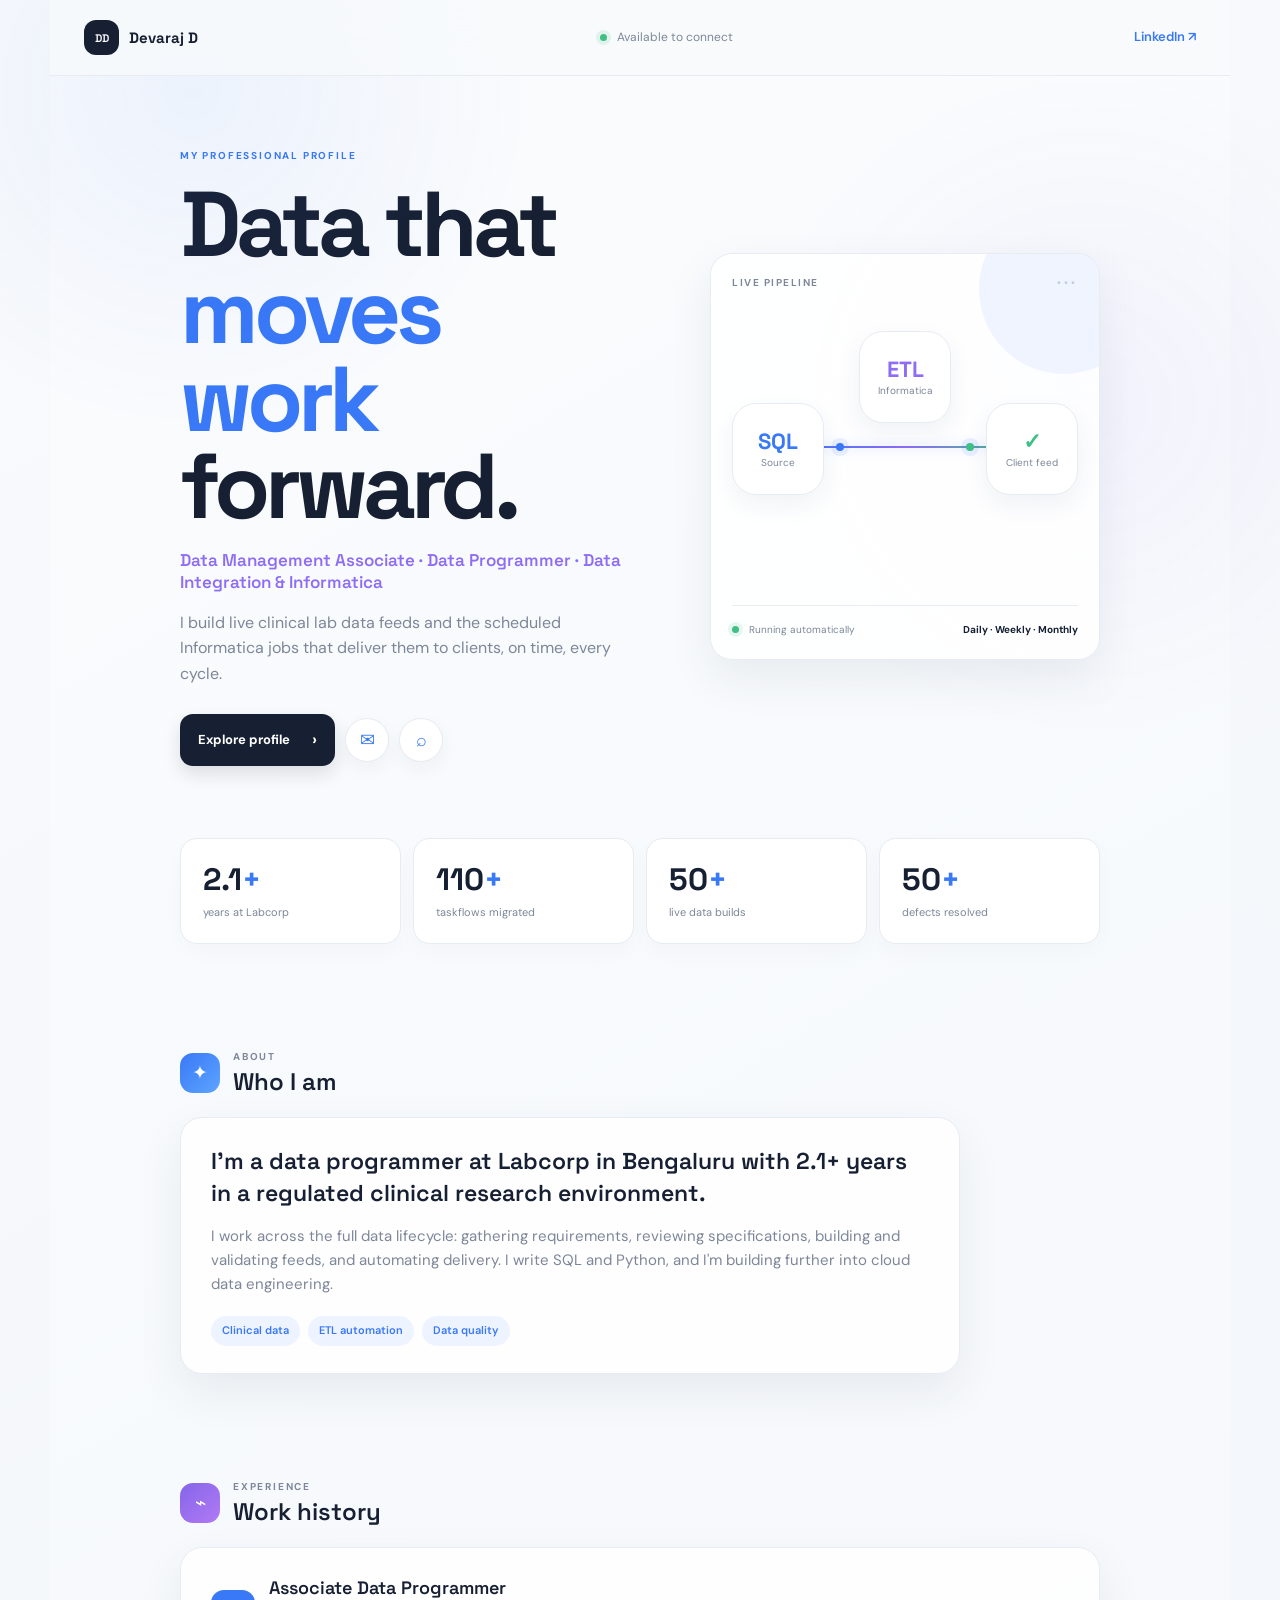
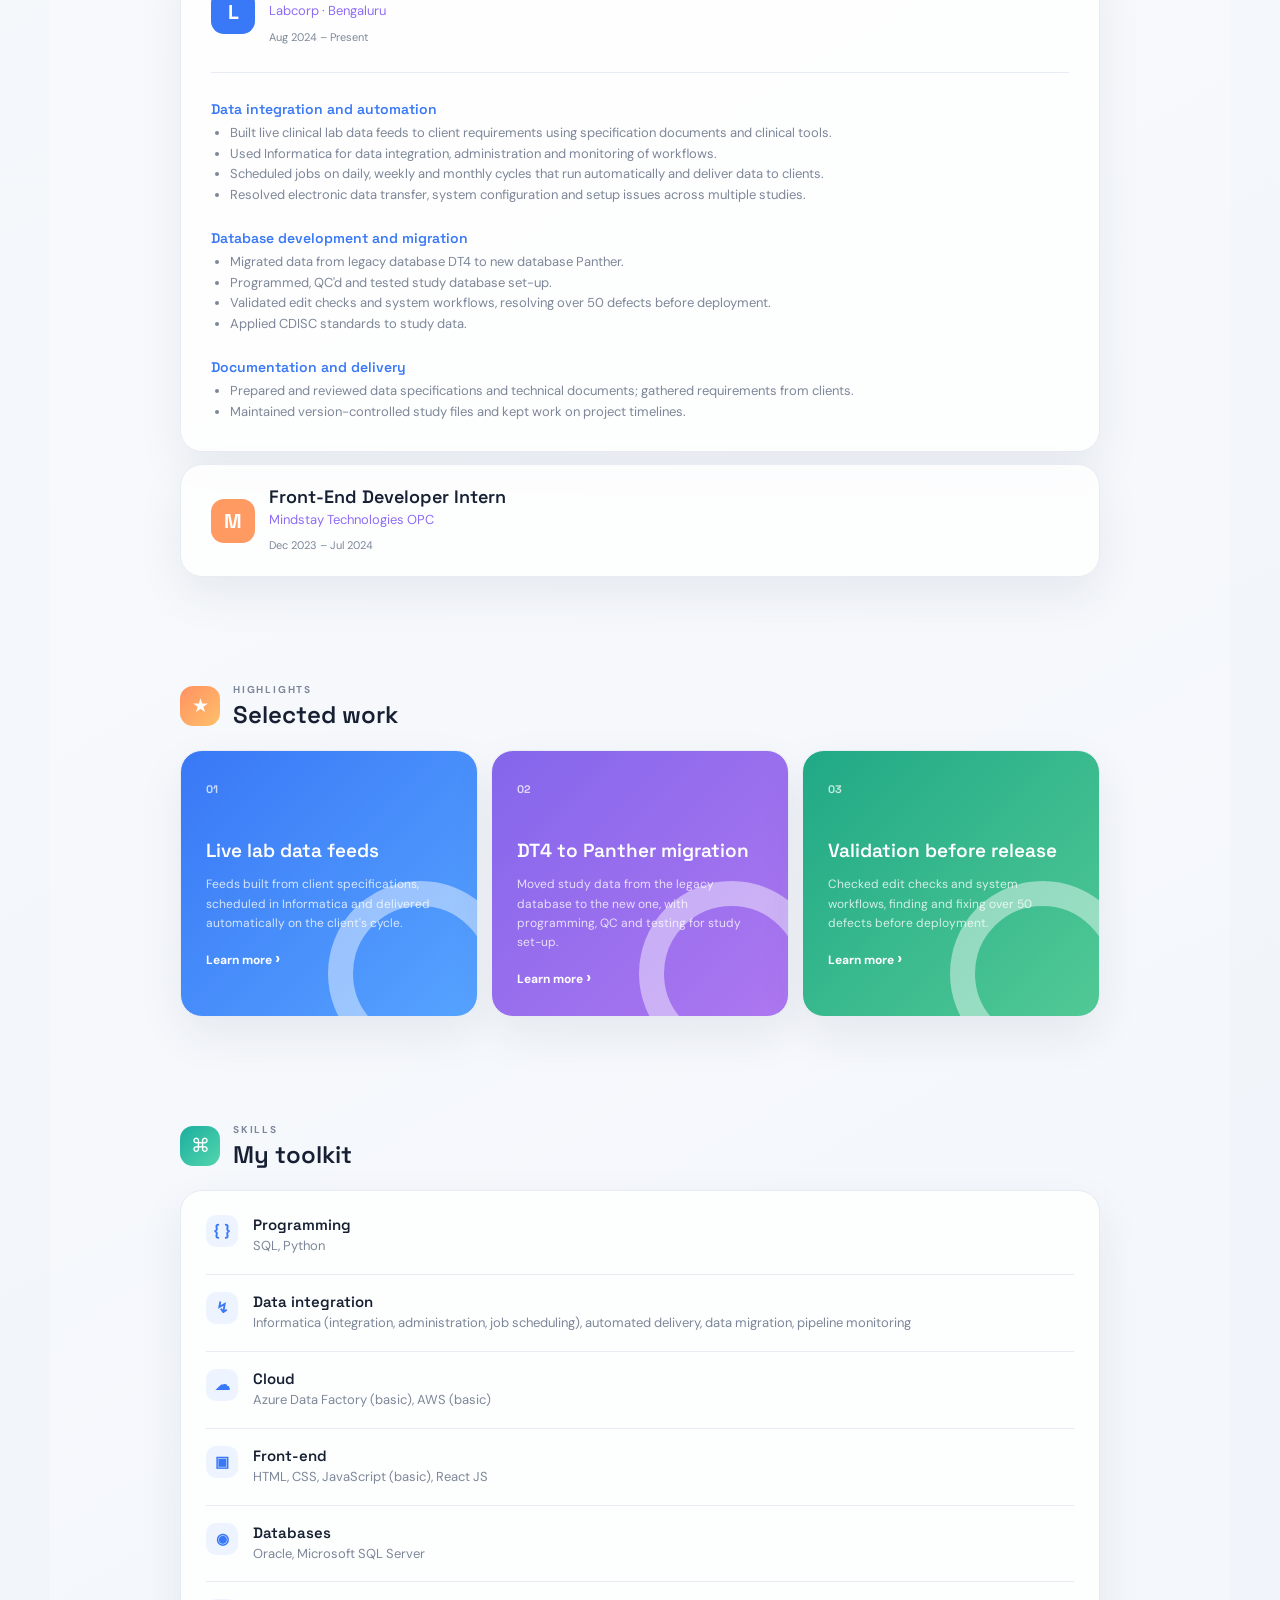
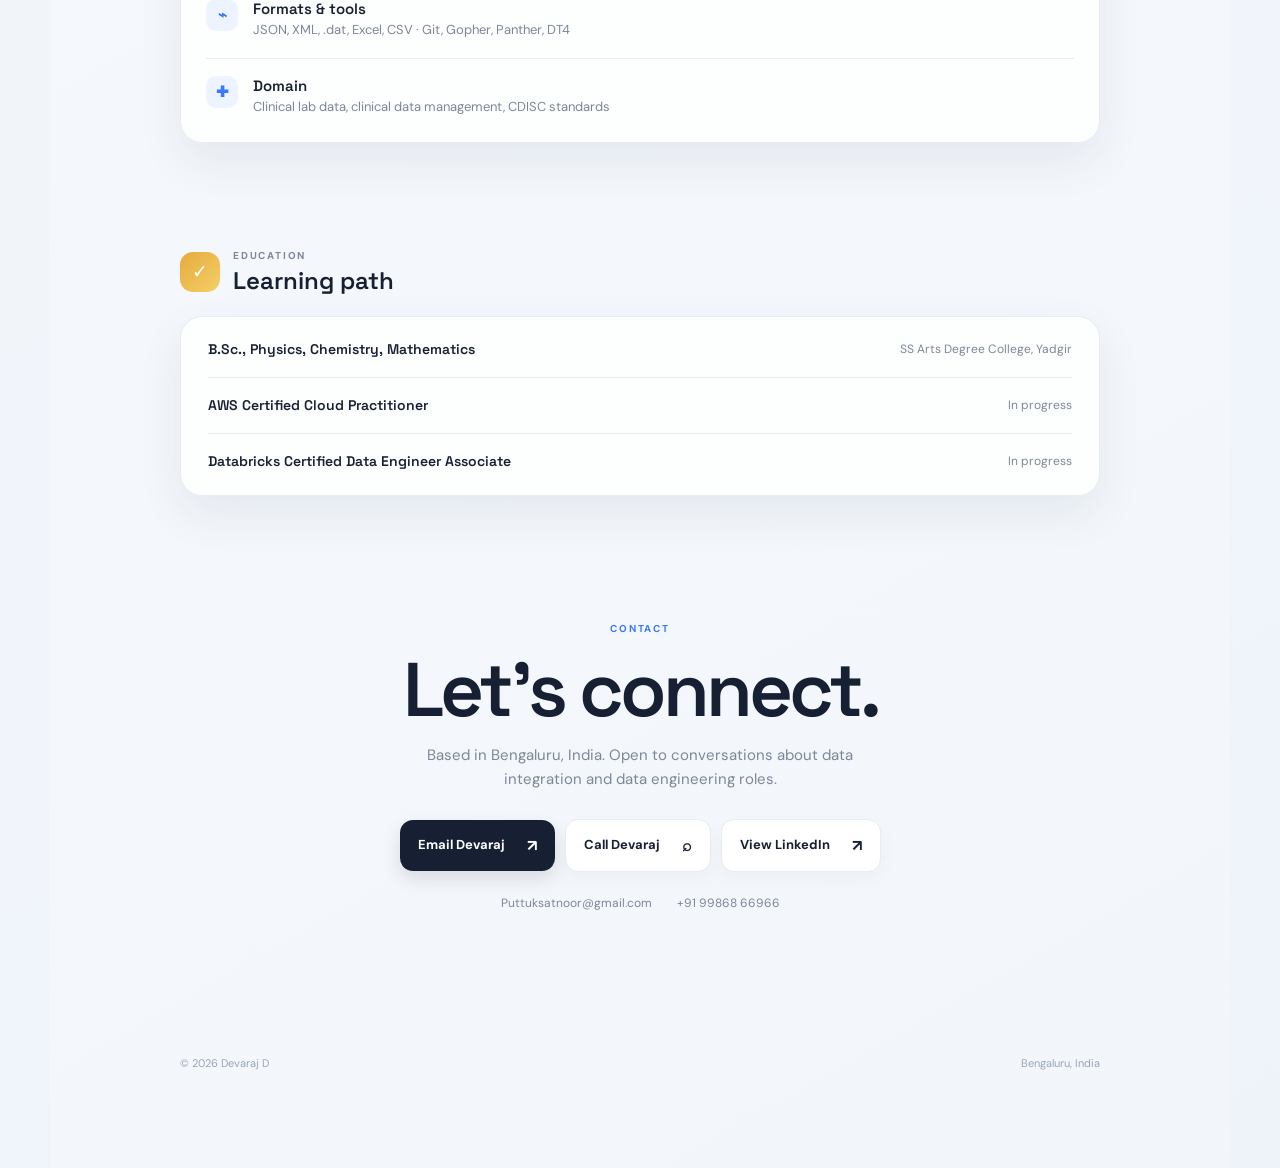
<file: index.html>
<!doctype html>
<html lang="en">
<head>
  <meta charset="UTF-8">
  <meta name="viewport" content="width=device-width, initial-scale=1.0, viewport-fit=cover">
  <meta name="theme-color" content="#f4f7fb">
  <meta name="description" content="Devaraj D — Data Management Associate, Data Programmer, and Data Integration & Informatica professional.">
  <title>Devaraj D · Portfolio</title>
  <link rel="preconnect" href="https://fonts.googleapis.com">
  <link rel="preconnect" href="https://fonts.gstatic.com" crossorigin>
  <link href="https://fonts.googleapis.com/css2?family=DM+Sans:wght@400;500;600;700&family=Space+Grotesk:wght@500;600;700&display=swap" rel="stylesheet">
  <link rel="stylesheet" href="styles.css">

  <script async src="https://www.googletagmanager.com/gtag/js?id=G-TG2GVEKDCK"></script>
  <script>
    window.dataLayer = window.dataLayer || [];
    function gtag(){dataLayer.push(arguments);}
    gtag('js', new Date());
    gtag('config', 'G-TG2GVEKDCK', {
      page_title: 'Devaraj D Portfolio',
      page_location: 'https://devarajsatnoor.github.io/Devaraj-Portfolio/'
    });
  </script>
</head>
<body>
  <div class="app-shell">
    <header class="topbar">
      <a class="profile-mini" href="#home"><span>DD</span><strong>Devaraj D</strong></a>
      <div class="status"><i></i> Available to connect</div>
      <a class="linkedin" href="https://www.linkedin.com/in/devaraj-d-15b151332" target="_blank" rel="noopener noreferrer" onclick="gtag('event','portfolio_click',{event_category:'contact',event_label:'linkedin_click'});">LinkedIn ↗</a>
    </header>

    <main id="home">
      <section class="hero screen">
        <div class="hero-text">
          <p class="eyebrow">MY PROFESSIONAL PROFILE</p>
          <h1>Data that<br><em>moves work</em><br>forward.</h1>
          <p class="subtitle">Data Management Associate · Data Programmer · Data Integration &amp; Informatica</p>
          <p class="intro">I build live clinical lab data feeds and the scheduled Informatica jobs that deliver them to clients, on time, every cycle.</p>
          <div class="hero-buttons">
            <a class="ios-button primary" href="#experience">Explore profile <b>›</b></a>
            <a class="round-button" href="mailto:Puttuksatnoor@gmail.com" aria-label="Email Devaraj" onclick="gtag('event','portfolio_click',{event_category:'contact',event_label:'email_click'});">✉</a>
            <a class="round-button" href="tel:+919986866966" aria-label="Call Devaraj" onclick="gtag('event','portfolio_click',{event_category:'contact',event_label:'phone_click'});">⌕</a>
          </div>
        </div>

        <div class="app-card flow-card">
          <div class="card-top"><span>LIVE PIPELINE</span><b>•••</b></div>
          <div class="flow-visual">
            <div class="flow-line"></div>
            <div class="flow-node node-one"><strong>SQL</strong><small>Source</small></div>
            <div class="flow-node node-two"><strong>ETL</strong><small>Informatica</small></div>
            <div class="flow-node node-three"><strong>✓</strong><small>Client feed</small></div>
          </div>
          <div class="flow-footer"><span><i class="green-dot"></i> Running automatically</span><strong>Daily · Weekly · Monthly</strong></div>
        </div>
      </section>

      <section class="quick-stats screen">
        <div><b>2.1<span>+</span></b><small>years at Labcorp</small></div>
        <div><b>110<span>+</span></b><small>taskflows migrated</small></div>
        <div><b>50<span>+</span></b><small>live data builds</small></div>
        <div><b>50<span>+</span></b><small>defects resolved</small></div>
      </section>

      <section class="screen section" id="about">
        <div class="section-heading"><span class="app-icon blue">✦</span><div><p class="eyebrow">ABOUT</p><h2>Who I am</h2></div></div>
        <div class="app-card about-card">
          <p class="large-copy">I'm a data programmer at Labcorp in Bengaluru with 2.1+ years in a regulated clinical research environment.</p>
          <p>I work across the full data lifecycle: gathering requirements, reviewing specifications, building and validating feeds, and automating delivery. I write SQL and Python, and I'm building further into cloud data engineering.</p>
          <div class="chips"><span>Clinical data</span><span>ETL automation</span><span>Data quality</span></div>
        </div>
      </section>

      <section class="screen section" id="experience">
        <div class="section-heading"><span class="app-icon purple">⌁</span><div><p class="eyebrow">EXPERIENCE</p><h2>Work history</h2></div></div>
        <div class="app-card experience-card">
          <div class="job">
            <div class="job-logo">L</div>
            <div class="job-info">
              <h3>Associate Data Programmer</h3>
              <p>Labcorp · Bengaluru</p>
              <small>Aug 2024 – Present</small>
            </div>
          </div>
          <div class="job-details">
            <h4>Data integration and automation</h4>
            <ul>
              <li>Built live clinical lab data feeds to client requirements using specification documents and clinical tools.</li>
              <li>Used Informatica for data integration, administration and monitoring of workflows.</li>
              <li>Scheduled jobs on daily, weekly and monthly cycles that run automatically and deliver data to clients.</li>
              <li>Resolved electronic data transfer, system configuration and setup issues across multiple studies.</li>
            </ul>
            <h4>Database development and migration</h4>
            <ul>
              <li>Migrated data from legacy database DT4 to new database Panther.</li>
              <li>Programmed, QC'd and tested study database set-up.</li>
              <li>Validated edit checks and system workflows, resolving over 50 defects before deployment.</li>
              <li>Applied CDISC standards to study data.</li>
            </ul>
            <h4>Documentation and delivery</h4>
            <ul>
              <li>Prepared and reviewed data specifications and technical documents; gathered requirements from clients.</li>
              <li>Maintained version-controlled study files and kept work on project timelines.</li>
            </ul>
          </div>
        </div>
        <div class="app-card compact-job">
          <div class="job-logo orange">M</div>
          <div>
            <h3>Front-End Developer Intern</h3>
            <p>Mindstay Technologies OPC</p>
            <small>Dec 2023 – Jul 2024</small>
          </div>
        </div>
      </section>

      <section class="screen section" id="highlights">
        <div class="section-heading"><span class="app-icon orange">★</span><div><p class="eyebrow">HIGHLIGHTS</p><h2>Selected work</h2></div></div>
        <div class="highlight-list">
          <article class="app-card highlight blue-card"><span>01</span><h3>Live lab data feeds</h3><p>Feeds built from client specifications, scheduled in Informatica and delivered automatically on the client's cycle.</p><a href="#contact">Learn more <b>›</b></a></article>
          <article class="app-card highlight violet-card"><span>02</span><h3>DT4 to Panther migration</h3><p>Moved study data from the legacy database to the new one, with programming, QC and testing for study set-up.</p><a href="#contact">Learn more <b>›</b></a></article>
          <article class="app-card highlight green-card"><span>03</span><h3>Validation before release</h3><p>Checked edit checks and system workflows, finding and fixing over 50 defects before deployment.</p><a href="#contact">Learn more <b>›</b></a></article>
        </div>
      </section>

      <section class="screen section" id="skills">
        <div class="section-heading"><span class="app-icon teal">⌘</span><div><p class="eyebrow">SKILLS</p><h2>My toolkit</h2></div></div>
        <div class="skills-list app-card">
          <div><span class="skill-symbol">{ }</span><div><h3>Programming</h3><p>SQL, Python</p></div></div>
          <div><span class="skill-symbol">↯</span><div><h3>Data integration</h3><p>Informatica (integration, administration, job scheduling), automated delivery, data migration, pipeline monitoring</p></div></div>
          <div><span class="skill-symbol">☁</span><div><h3>Cloud</h3><p>Azure Data Factory (basic), AWS (basic)</p></div></div>
          <div><span class="skill-symbol">▣</span><div><h3>Front-end</h3><p>HTML, CSS, JavaScript (basic), React JS</p></div></div>
          <div><span class="skill-symbol">◉</span><div><h3>Databases</h3><p>Oracle, Microsoft SQL Server</p></div></div>
          <div><span class="skill-symbol">⌁</span><div><h3>Formats &amp; tools</h3><p>JSON, XML, .dat, Excel, CSV · Git, Gopher, Panther, DT4</p></div></div>
          <div><span class="skill-symbol">✚</span><div><h3>Domain</h3><p>Clinical lab data, clinical data management, CDISC standards</p></div></div>
        </div>
      </section>

      <section class="screen section education">
        <div class="section-heading"><span class="app-icon yellow">✓</span><div><p class="eyebrow">EDUCATION</p><h2>Learning path</h2></div></div>
        <div class="app-card education-list">
          <div><b>B.Sc., Physics, Chemistry, Mathematics</b><span>SS Arts Degree College, Yadgir</span></div>
          <div><b>AWS Certified Cloud Practitioner</b><span>In progress</span></div>
          <div><b>Databricks Certified Data Engineer Associate</b><span>In progress</span></div>
        </div>
      </section>

      <section class="screen contact" id="contact">
        <p class="eyebrow">CONTACT</p>
        <h2>Let's connect.</h2>
        <p>Based in Bengaluru, India. Open to conversations about data integration and data engineering roles.</p>
        <div class="contact-actions">
          <a class="ios-button primary" href="mailto:Puttuksatnoor@gmail.com" onclick="gtag('event','portfolio_click',{event_category:'contact',event_label:'email_click'});">Email Devaraj <b>↗</b></a>
          <a class="ios-button secondary" href="tel:+919986866966" onclick="gtag('event','portfolio_click',{event_category:'contact',event_label:'phone_click'});">Call Devaraj <b>⌕</b></a>
          <a class="ios-button secondary" href="https://www.linkedin.com/in/devaraj-d-15b151332" target="_blank" rel="noopener noreferrer" onclick="gtag('event','portfolio_click',{event_category:'contact',event_label:'linkedin_click'});">View LinkedIn <b>↗</b></a>
        </div>
        <div class="contact-info">
          <a href="mailto:Puttuksatnoor@gmail.com">Puttuksatnoor@gmail.com</a>
          <a href="tel:+919986866966">+91 99868 66966</a>
        </div>
      </section>
    </main>

    <footer><span>© 2026 Devaraj D</span><span>Bengaluru, India</span></footer>
    <nav class="tabbar" aria-label="Mobile navigation"><a class="active" href="#home"><span>⌂</span>Home</a><a href="#about"><span>◎</span>About</a><a href="#experience"><span>⌁</span>Work</a><a href="#skills"><span>✦</span>Skills</a><a href="#contact"><span>↗</span>Contact</a></nav>
  </div>
</body>
</html>
</file>
<file: styles.css>
:root{--bg:#f4f7fb;--card:#fff;--ink:#172033;--muted:#7d8799;--line:#e7ebf2;--blue:#3978f6;--purple:#8e6cf5;--orange:#ff9b62;--teal:#23b8aa;--green:#40bf86;--yellow:#e9b949;--shadow:0 18px 45px rgba(38,58,94,.08)}*{box-sizing:border-box}html{scroll-behavior:smooth}body{margin:0;background:linear-gradient(150deg,#f8fafc,#eef3fa);color:var(--ink);font:15px/1.6 'DM Sans',sans-serif}body:before{content:"";position:fixed;inset:0;pointer-events:none;background:radial-gradient(circle at 15% 10%,#3978f611,transparent 25%),radial-gradient(circle at 85% 45%,#8e6cf50e,transparent 28%)}a{color:inherit;text-decoration:none;transition:.22s ease}.app-shell{max-width:1180px;margin:auto;background:rgba(255,255,255,.22);min-height:100vh}.topbar{height:76px;padding:0 34px;display:flex;align-items:center;justify-content:space-between;border-bottom:1px solid var(--line);background:rgba(248,250,252,.76);backdrop-filter:blur(18px);position:sticky;top:0;z-index:10}.profile-mini{display:flex;align-items:center;gap:10px;font:600 15px 'Space Grotesk'}.profile-mini span{width:35px;height:35px;display:grid;place-items:center;border-radius:12px;background:var(--ink);color:#fff;font-size:11px}.status{color:var(--muted);font-size:12px}.status i,.green-dot{display:inline-block;width:7px;height:7px;border-radius:50%;background:var(--green);margin-right:7px;box-shadow:0 0 0 4px #40bf8620}.linkedin{color:var(--blue);font-weight:600;font-size:13px}.screen{max-width:980px;margin:auto;padding-left:30px;padding-right:30px}.hero{min-height:620px;padding-top:72px;padding-bottom:72px;display:grid;grid-template-columns:1fr 390px;align-items:center;gap:65px}.eyebrow{margin:0;color:var(--blue);font-size:10px;font-weight:700;letter-spacing:1.8px}.hero h1{margin:17px 0 18px;font:700 clamp(54px,8vw,92px)/.95 'Space Grotesk';letter-spacing:-5px}.hero h1 em{color:var(--blue);font-style:normal}.subtitle{max-width:570px;margin:0;color:var(--purple);font:600 17px 'Space Grotesk'}.intro{max-width:510px;margin:17px 0 0;color:var(--muted);font-size:16px}.hero-buttons,.contact-actions{display:flex;flex-wrap:wrap;align-items:center;gap:10px;margin-top:28px}.ios-button{display:inline-flex;justify-content:center;align-items:center;gap:22px;padding:13px 18px;border-radius:13px;font-size:13px;font-weight:700}.ios-button b{font-size:16px}.ios-button.primary{background:var(--ink);color:#fff;box-shadow:0 8px 18px #17203320}.ios-button.secondary{background:#fff;color:var(--ink);border:1px solid var(--line);box-shadow:0 7px 18px #263a5e09}.ios-button:hover,.round-button:hover{transform:translateY(-3px)}.round-button{width:44px;height:44px;display:grid;place-items:center;border-radius:50%;background:#fff;color:var(--blue);border:1px solid var(--line);box-shadow:0 7px 18px #263a5e0d;font-size:18px}.app-card{border:1px solid var(--line);background:rgba(255,255,255,.84);border-radius:22px;box-shadow:var(--shadow)}.flow-card{padding:21px;position:relative;overflow:hidden}.flow-card:before{content:"";position:absolute;width:170px;height:170px;border-radius:50%;background:#3978f612;right:-50px;top:-50px}.card-top,.flow-footer{display:flex;justify-content:space-between;align-items:center}.card-top{color:var(--muted);font-size:10px;letter-spacing:1.5px;font-weight:700}.card-top b{letter-spacing:3px;color:#c9d1df}.flow-visual{height:290px;position:relative;margin:12px 0}.flow-line{position:absolute;left:61px;right:61px;top:143px;height:2px;background:linear-gradient(90deg,var(--blue),var(--purple),var(--green));box-shadow:0 0 12px #3978f655}.flow-line:before,.flow-line:after{content:"";position:absolute;top:-3px;width:8px;height:8px;border-radius:50%;background:var(--blue);box-shadow:0 0 0 5px #3978f618}.flow-line:before{left:19%}.flow-line:after{right:19%;background:var(--green)}.flow-node{position:absolute;width:92px;height:92px;border-radius:24px;background:#fff;border:1px solid var(--line);display:grid;place-content:center;text-align:center;box-shadow:0 10px 24px #263a5e10}.flow-node strong{font:700 22px 'Space Grotesk';color:var(--blue)}.flow-node small{color:var(--muted);font-size:10px}.node-one{left:0;top:100px}.node-two{left:calc(50% - 46px);top:28px}.node-two strong{color:var(--purple)}.node-three{right:0;top:100px}.node-three strong{color:var(--green)}.flow-footer{border-top:1px solid var(--line);padding-top:16px;color:var(--muted);font-size:10px}.flow-footer strong{color:var(--ink);font-size:10px}.quick-stats{display:grid;grid-template-columns:repeat(4,1fr);gap:12px}.quick-stats>div{padding:20px 22px;background:#fff;border:1px solid var(--line);border-radius:17px;box-shadow:0 8px 22px #263a5e06}.quick-stats b{display:block;font:700 31px 'Space Grotesk'}.quick-stats b span{color:var(--blue)}.quick-stats small{color:var(--muted);font-size:11px}.section{padding-top:105px}.section-heading{display:flex;align-items:center;gap:13px;margin-bottom:20px}.section-heading .eyebrow{color:var(--muted)}.section-heading h2{font:600 24px 'Space Grotesk';margin:1px 0 0}.app-icon{width:40px;height:40px;display:grid;place-items:center;border-radius:13px;color:#fff;font-size:19px}.app-icon.blue{background:linear-gradient(135deg,#3978f6,#5da5ff)}.app-icon.purple{background:linear-gradient(135deg,#8565e9,#b17af4)}.app-icon.orange{background:linear-gradient(135deg,#ff9162,#ffc06a)}.app-icon.teal{background:linear-gradient(135deg,#1cae9f,#53d6ad)}.app-icon.yellow{background:linear-gradient(135deg,#e6aa3d,#f4d067)}.about-card{padding:27px 30px;max-width:780px}.large-copy{font:600 23px/1.4 'Space Grotesk';margin:0 0 13px}.about-card p:not(.large-copy){color:var(--muted);margin-bottom:0}.chips{display:flex;gap:8px;flex-wrap:wrap;margin-top:20px}.chips span{padding:6px 11px;border-radius:100px;background:#eef4ff;color:var(--blue);font-size:11px;font-weight:600}.experience-card{padding:28px 30px}.job{display:flex;gap:14px;align-items:center;padding-bottom:24px;border-bottom:1px solid var(--line)}.job-logo{width:44px;height:44px;display:grid;place-items:center;background:#3978f6;color:#fff;border-radius:13px;font:700 20px 'Space Grotesk'}.job-logo.orange{background:var(--orange)}.job-info h3,.compact-job h3{font:600 18px 'Space Grotesk';margin:0}.job-info p,.compact-job p{margin:2px 0;color:var(--purple);font-size:13px}.job-info small,.compact-job small{color:var(--muted);font-size:11px}.job-details{padding-top:4px}.job-details h4{color:var(--blue);font:600 14px 'Space Grotesk';margin:23px 0 5px}.job-details ul{color:var(--muted);font-size:13px;margin:0;padding-left:19px}.compact-job{margin-top:12px;padding:20px 30px;display:flex;align-items:center;gap:14px}.highlight-list{display:grid;grid-template-columns:repeat(3,1fr);gap:13px}.highlight{padding:25px;min-height:235px;position:relative;overflow:hidden}.highlight:after{content:"";position:absolute;right:-36px;bottom:-50px;width:135px;height:135px;border:25px solid #ffffff70;border-radius:50%}.highlight>span{font:700 11px 'Space Grotesk';color:#ffffffbb}.highlight h3{font:600 19px 'Space Grotesk';margin:38px 0 9px}.highlight p{color:#ffffffc7;font-size:12px}.highlight a{font-size:12px;font-weight:700}.highlight a b{font-size:17px}.blue-card{background:linear-gradient(135deg,#3978f6,#56a3ff);color:#fff}.violet-card{background:linear-gradient(135deg,#8466eb,#ad77f0);color:#fff}.green-card{background:linear-gradient(135deg,#20a986,#51c995);color:#fff}.skills-list{padding:7px 25px}.skills-list>div{display:flex;gap:15px;align-items:flex-start;padding:17px 0;border-bottom:1px solid var(--line)}.skills-list>div:last-child{border:0}.skill-symbol{width:32px;height:32px;display:grid;place-items:center;border-radius:10px;background:#eef4ff;color:var(--blue);font-weight:700}.skills-list h3{font:600 15px 'Space Grotesk';margin:0}.skills-list p{color:var(--muted);margin:2px 0 0;font-size:13px}.education-list{padding:5px 27px}.education-list div{display:flex;justify-content:space-between;gap:15px;padding:18px 0;border-bottom:1px solid var(--line)}.education-list div:last-child{border:0}.education-list b{font:600 14px 'Space Grotesk'}.education-list span{color:var(--muted);font-size:12px;text-align:right}.contact{padding-top:125px;padding-bottom:120px;text-align:center}.contact h2{font:600 clamp(45px,7vw,76px)/1 'Space Grotesk';letter-spacing:-4px;margin:15px 0}.contact>p:not(.eyebrow){color:var(--muted);max-width:470px;margin:0 auto}.contact-actions{justify-content:center}.contact-info{display:flex;justify-content:center;gap:25px;flex-wrap:wrap;margin-top:22px;color:var(--muted);font-size:12px}.contact-info a:hover{color:var(--blue)}footer{max-width:980px;margin:auto;padding:22px 30px 95px;display:flex;justify-content:space-between;color:#9aa5b7;font-size:11px}.tabbar{display:none}@media(max-width:800px){.screen{padding-left:20px;padding-right:20px}.hero{display:block;padding-top:55px}.flow-card{max-width:420px;margin:55px auto 0}.topbar{padding:0 20px}.status{display:none}.highlight-list{grid-template-columns:1fr}.quick-stats{grid-template-columns:repeat(2,1fr)}}@media(max-width:560px){body{padding-bottom:70px}.topbar{height:65px}.linkedin{font-size:12px}.hero h1{letter-spacing:-3px}.quick-stats>div{padding:16px}.quick-stats b{font-size:25px}.app-card{border-radius:18px}.about-card,.experience-card{padding:22px}.education-list{padding:5px 18px}.education-list div{display:block}.education-list span{display:block;text-align:left;margin-top:3px}.contact{padding-top:90px;padding-bottom:70px}.contact h2{letter-spacing:-2px}.tabbar{position:fixed;display:flex;z-index:30;bottom:12px;left:12px;right:12px;height:62px;padding:7px 5px;border:1px solid #dfe5ee;border-radius:21px;background:rgba(255,255,255,.9);box-shadow:0 10px 35px #263a5e20;backdrop-filter:blur(18px);justify-content:space-around}.tabbar a{display:flex;min-width:54px;flex-direction:column;align-items:center;justify-content:center;color:#9aa5b7;font-size:9px;font-weight:600}.tabbar a span{font-size:18px;line-height:20px}.tabbar a.active,.tabbar a:hover{color:var(--blue)}footer{padding-bottom:95px;display:block}footer span{display:block;margin-top:5px}}
</file>
